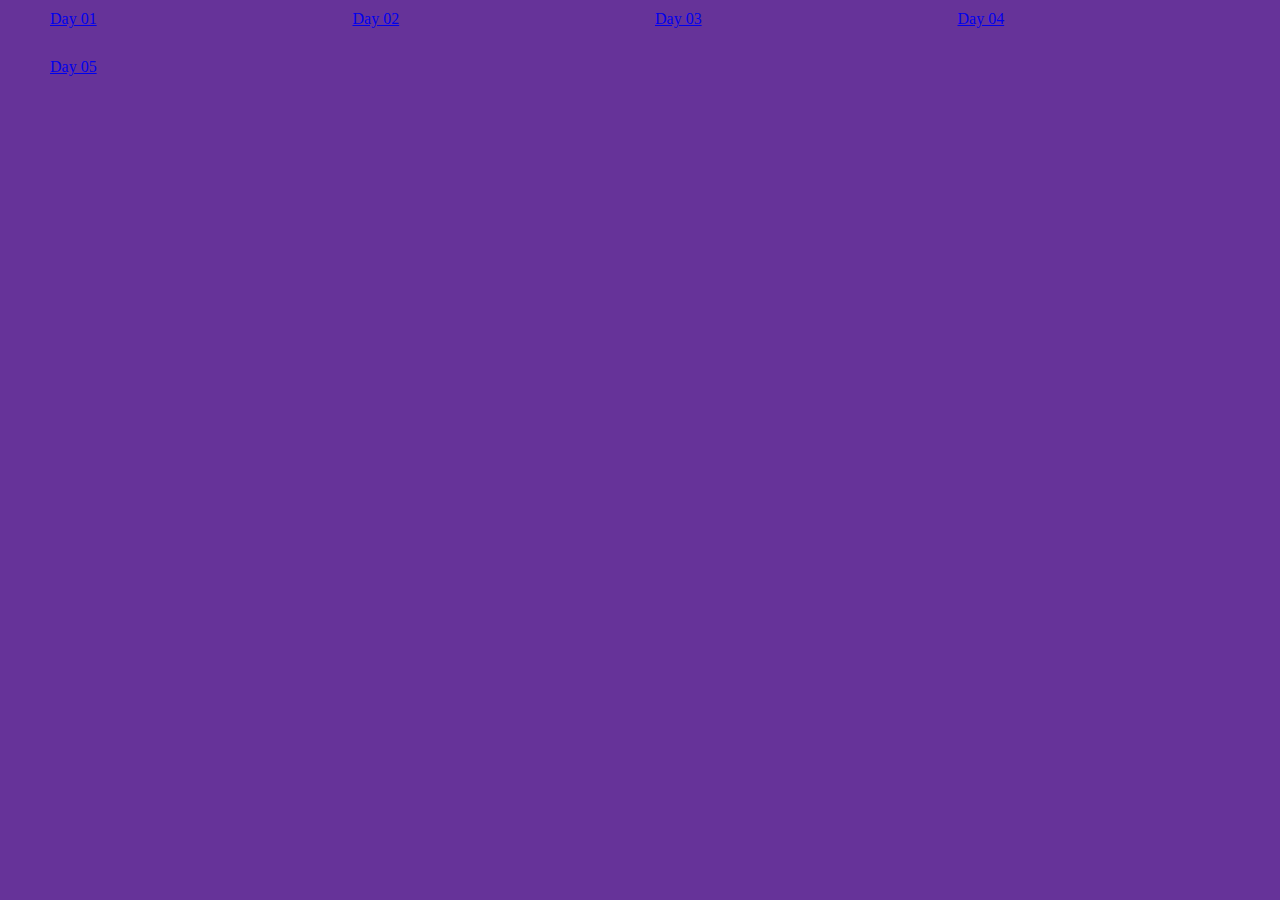
<file: index.html>
<!DOCTYPE html>
<html lang="en">
<head>
    <meta charset="UTF-8">
    <meta name="viewport" content="width=device-width, initial-scale=1.0">
    <title>All Project list</title>
    <link rel="stylesheet" href="style.css">
</head>
<body>
    <div id="all_project">
        <div class="one">
            <a href="./Module-06/index.html">Day 01</a>
        </div>
        <div class="tow">
            <a href="./Module-06/index.html">Day 02</a>
        </div>
        <div class="three">
            <a href="./Module-06/index.html">Day 03</a>
        </div>
        <div class="four">
            <a href="./module-06/module-6-task-1/index.html">Day 04</a>
        </div>
        <div class="five">
            <a href="./Module-06/index.html">Day 05</a>
        </div>
    </div>
    


</body>
</html>
</file>
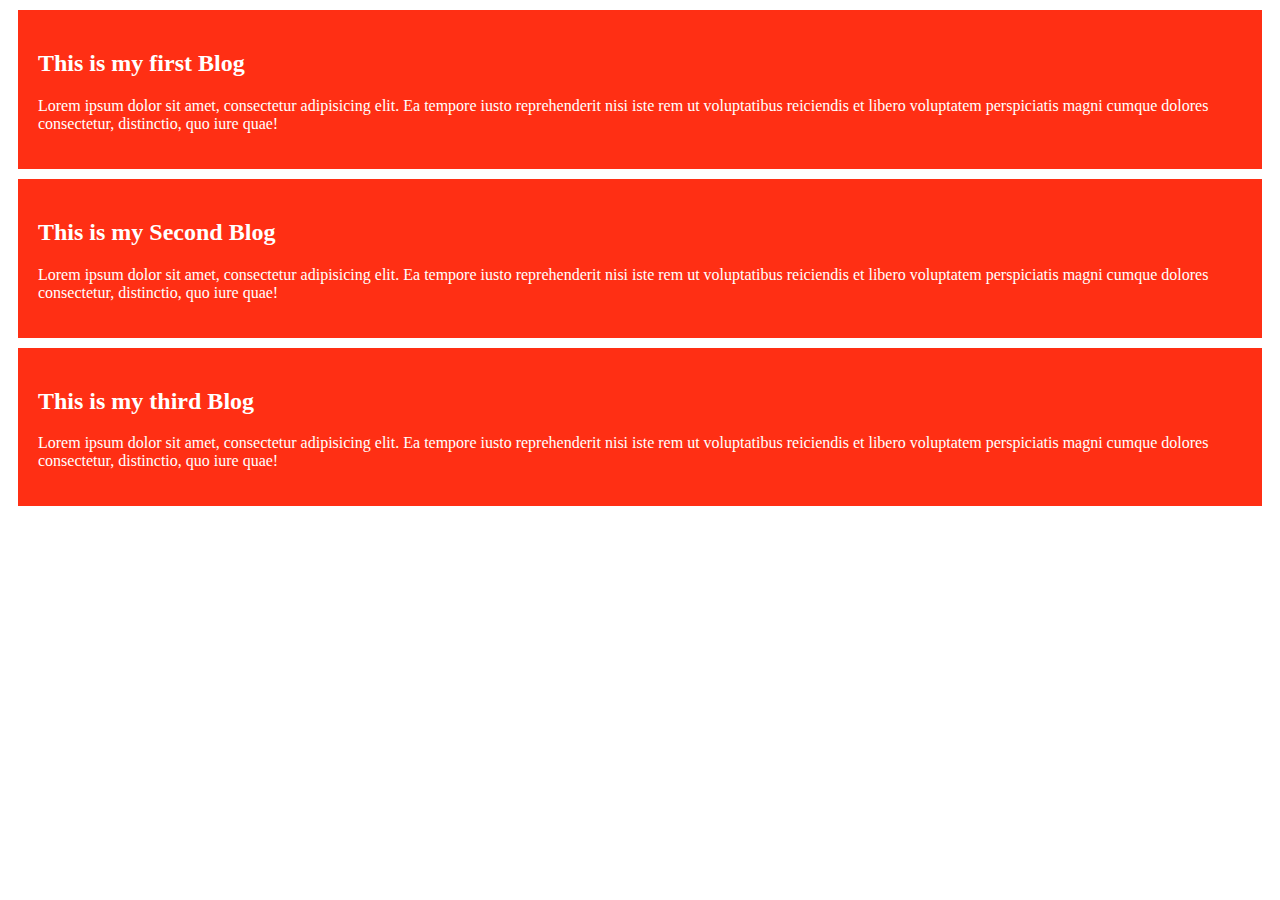
<file: module-02/index.html>
<!DOCTYPE html>
<html lang="en">
<head>
    <meta charset="UTF-8">
    <meta name="viewport" content="width=device-width, initial-scale=1.0">
    <title>Github Day1</title>
    <link rel="stylesheet" href="style.css">
</head>
<body>
    
    <div>
        <h2>This is my first Blog</h2>
        <p>Lorem ipsum dolor sit amet, consectetur adipisicing elit. Ea tempore iusto reprehenderit nisi iste rem ut voluptatibus reiciendis et libero voluptatem perspiciatis magni cumque dolores consectetur, distinctio, quo iure quae!</p>
    </div>
    <div>
        <h2>This is my Second Blog</h2>
        <p>Lorem ipsum dolor sit amet, consectetur adipisicing elit. Ea tempore iusto reprehenderit nisi iste rem ut voluptatibus reiciendis et libero voluptatem perspiciatis magni cumque dolores consectetur, distinctio, quo iure quae!</p>
    </div>
    <div>
        <h2>This is my third Blog</h2>
        <p>Lorem ipsum dolor sit amet, consectetur adipisicing elit. Ea tempore iusto reprehenderit nisi iste rem ut voluptatibus reiciendis et libero voluptatem perspiciatis magni cumque dolores consectetur, distinctio, quo iure quae!</p>
    </div>
</body>
</html>
</file>
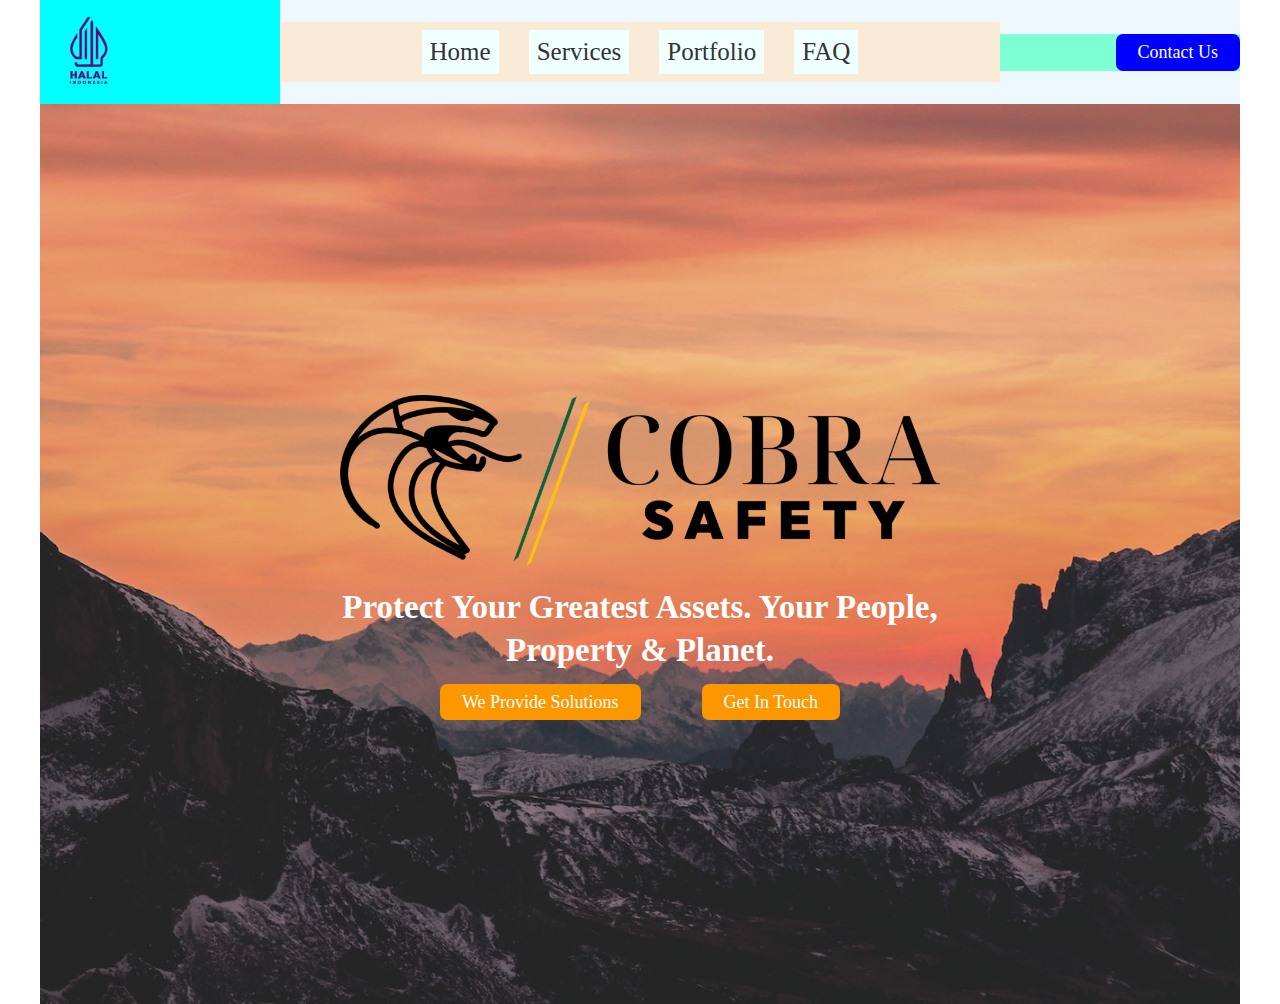
<file: module-05/index.html>
<!DOCTYPE html>
<html lang="en">
<head>
    <meta charset="UTF-8">
    <meta name="viewport" content="width=device-width, initial-scale=1.0">
    <title>Hero Section Flex</title>
    <link rel="stylesheet" href="./css/style.css">
</head>
<body>
    
    <div class="container">

        <header>
            <div class="logo">
                <img src="./asset/logo.png" alt="Logo">
            </div>
            <div class="menu">
               <ul>
                <li><a href="#">Home</a></li>
                <li><a href="#">Services</a></li>
                <li><a href="#">Portfolio</a></li>
                <li><a href="#">FAQ</a></li>
               </ul>
            </div>
            <div class="button_contact">
                <a href="#">Contact Us</a></div>
        </header>
        
        <section id="hero_section">
            <div class="hero_content">
                <img src="./asset/logo-2-1-1024x292.png" alt="Logo image">
                <h2>Protect Your Greatest Assets.
                    Your People, Property & Planet.</h2>
                <div class="hero_buttons">
                    <div class="hero_button1">
                        <a href="#">We Provide Solutions</a>
                    </div>
                    <div class="hero_button2">
                        <a href="#">Get In Touch</a>
                    </div>
                </div>
            </div>
        </section>
   
        




    </div>
</body>
</html>
</file>
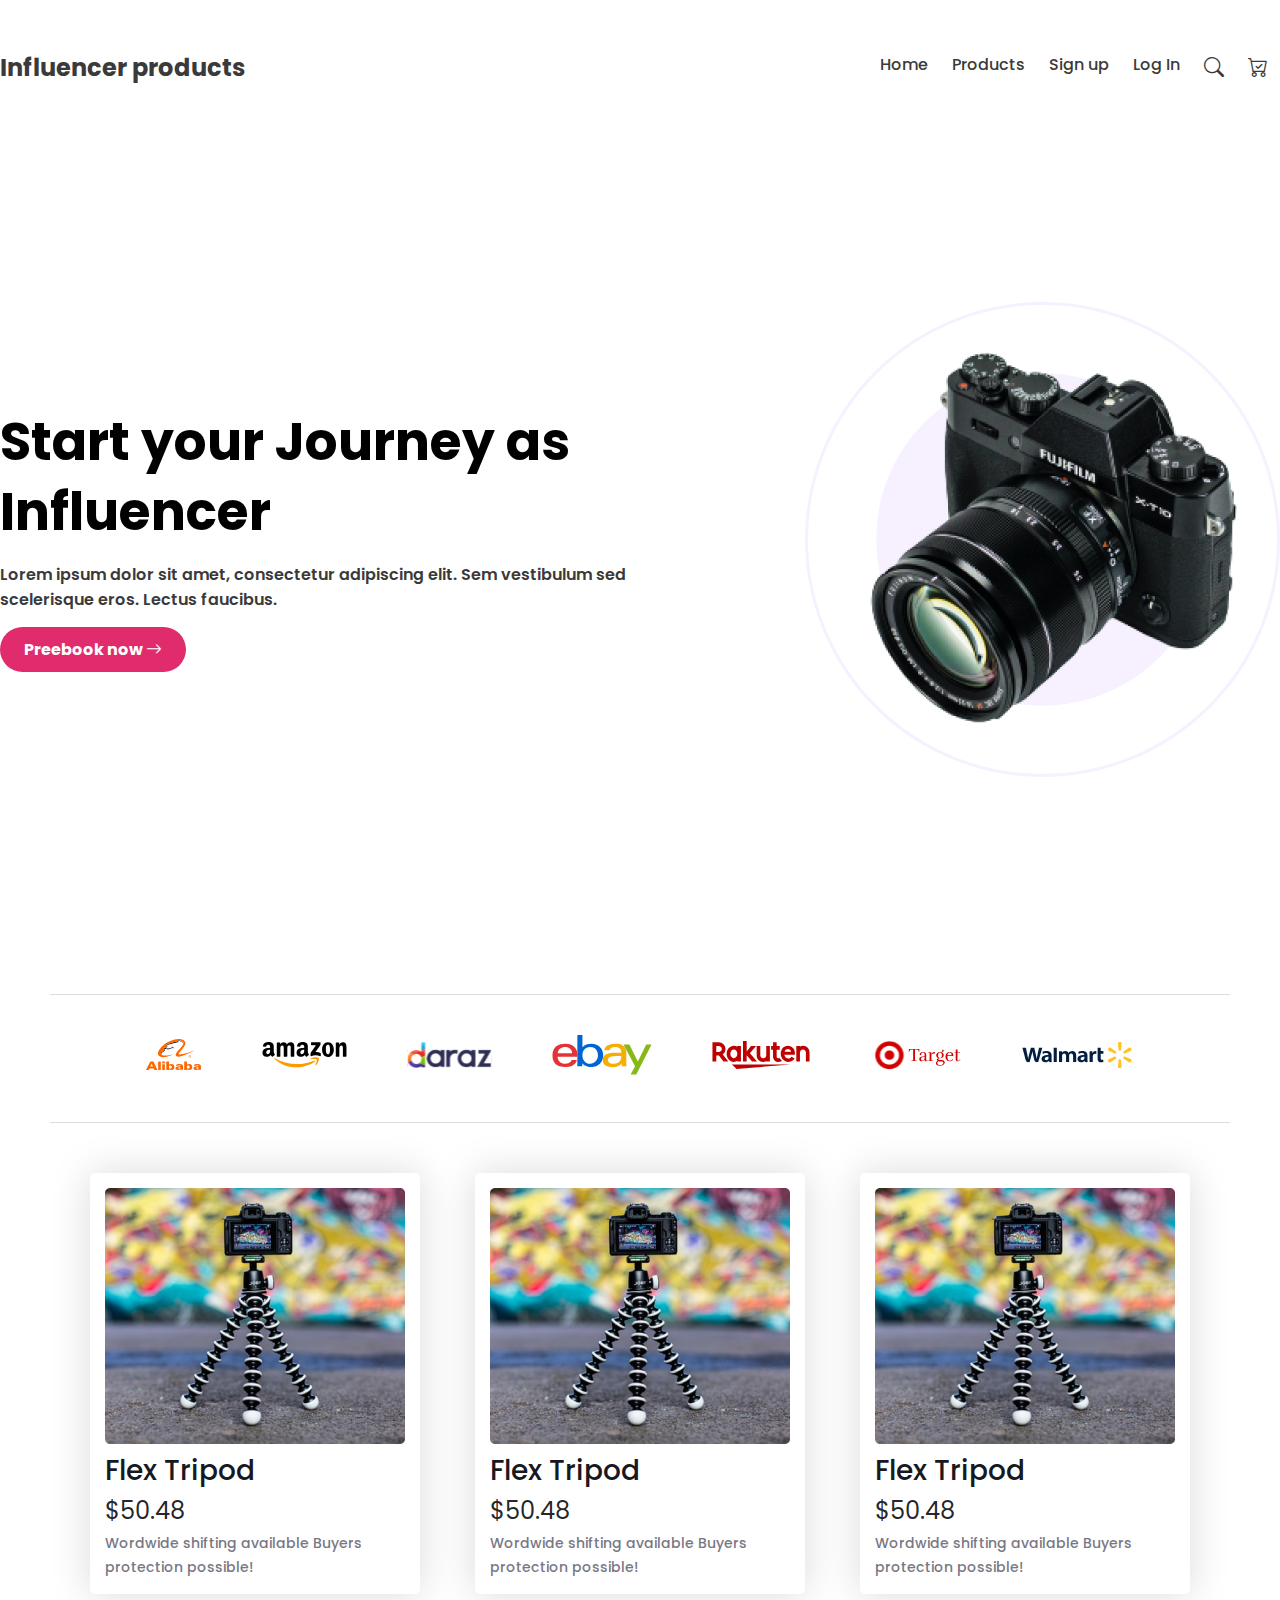
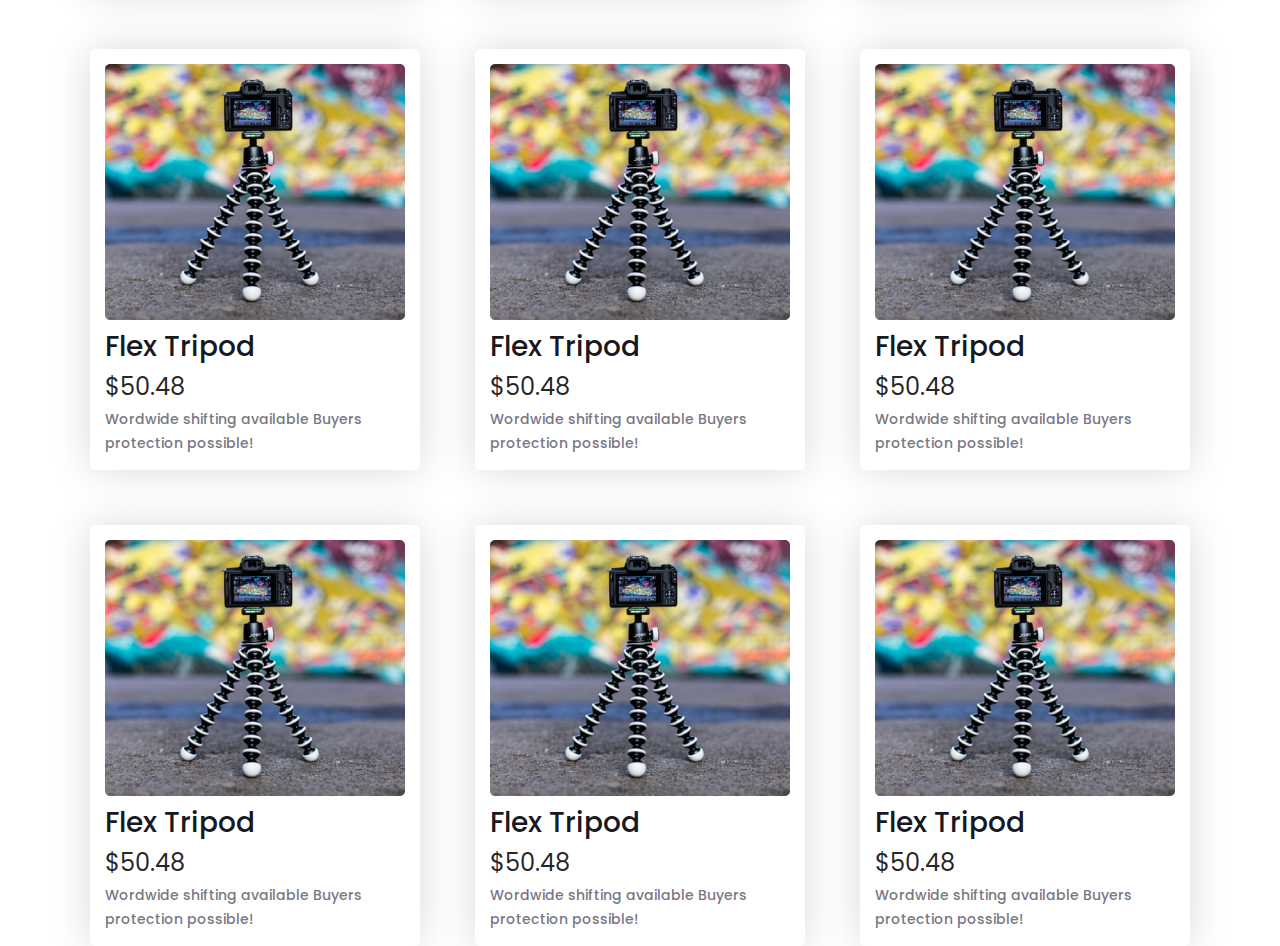
<file: module-11/index.html>
<!DOCTYPE html>
<html lang="en">
<head>
    <meta charset="UTF-8">
    <meta name="viewport" content="width=device-width, initial-scale=1.0">
    <title>Module 11 </title>
    <link rel="stylesheet" href="./style/style.css">
    <link rel="stylesheet" href="./style/global.css">
    <link rel="stylesheet" href="./style/responsive.css">

</head>
<body>
    <header id="header">
        <div class="container">
            <nav class="primary_header display_flex">
                <div class="logo">
                    <h2>Influencer products</h2>
                </div>
                <div class="menus">
                    <ul class="display_flex">
                        <li><a href="#">Home</a></li>
                        <li><a href="#">Products</a></li>
                        <li><a href="#">Sign up</a></li>
                        <li><a href="#">Log In</a></li>
                        <li><a href="#"><i class="bi bi-search"></i></a></li>
                        <li><a href="#"><i class="bi bi-cart-check"></i></a></li>
                    </ul>
                </div>
            </nav>
        </div>
    </header>
<!-- End header Section -->

<!-- Start_Hero_section -->
<section id="hero_section">
    <div class="container">
        <div class="hero_banner display_flex">
            <div class="hero_left">
                <h2>Start your Journey as Influencer</h2>
                <p class="pra">Lorem ipsum dolor sit amet, consectetur adipiscing elit. Sem  vestibulum sed scelerisque eros. Lectus faucibus.</p>
                <a href="#" class="btn-primary">Preebook now <i class="bi bi-arrow-right"></i> </a>
            </div>
            <div class="hero_right">
                <img src="./images/main-camera.png" alt="camera">
            </div>
        </div>
    </div>
</section>
<!-- End Hero section -->

<!-- Start Client Logo section -->
 <section id="client_logo">
    <div class="container">
        <div class="client_logos display_flex">
            <div class="logos"><img src="./logos/Alibaba.svg" alt=""></div>
            <div class="logos"><img src="./logos/Amazon.svg" alt=""></div>
            <div class="logos"><img src="./logos/Daraz.pk Logo.svg" alt=""></div>
            <div class="logos"><img src="./logos/Ebay.svg" alt=""></div>
            <div class="logos"><img src="./logos/Rakuten.svg" alt=""></div>
            <div class="logos"><img src="./logos/Target.svg" alt=""></div>
            <div class="logos"><img src="./logos/Walmart.svg" alt=""></div>
        </div>
    </div>
 </section>
<!-- End Client LOgo section -->

<!-- Start Product Section -->

<section id="feature_product">
    <div class="container2">
        <div class="product_list">
            <div class="product_box">
                <div class="product_img">
                    <img src="./images/tripod.png" alt="">
                </div>
                <div class="product_article">
                    <h2 class="product_title">Flex Tripod</h2>
                    <h2 class="product_price">$50.48</h2>
                    <p class="product_exarp">Wordwide shifting available
                    Buyers protection possible!</p>
                </div>
            </div>
            <div class="product_box">
                <div class="product_img">
                    <img src="./images/tripod.png" alt="">
                </div>
                <div class="product_article">
                    <h2 class="product_title">Flex Tripod</h2>
                    <h2 class="product_price">$50.48</h2>
                    <p class="product_exarp">Wordwide shifting available
                    Buyers protection possible!</p>
                </div>
            </div>
            <div class="product_box">
                <div class="product_img">
                    <img src="./images/tripod.png" alt="">
                </div>
                <div class="product_article">
                    <h2 class="product_title">Flex Tripod</h2>
                    <h2 class="product_price">$50.48</h2>
                    <p class="product_exarp">Wordwide shifting available
                    Buyers protection possible!</p>
                </div>
            </div>
            <div class="product_box">
                <div class="product_img">
                    <img src="./images/tripod.png" alt="">
                </div>
                <div class="product_article">
                    <h2 class="product_title">Flex Tripod</h2>
                    <h2 class="product_price">$50.48</h2>
                    <p class="product_exarp">Wordwide shifting available
                    Buyers protection possible!</p>
                </div>
            </div>
            <div class="product_box">
                <div class="product_img">
                    <img src="./images/tripod.png" alt="">
                </div>
                <div class="product_article">
                    <h2 class="product_title">Flex Tripod</h2>
                    <h2 class="product_price">$50.48</h2>
                    <p class="product_exarp">Wordwide shifting available
                    Buyers protection possible!</p>
                </div>
            </div>
            <div class="product_box">
                <div class="product_img">
                    <img src="./images/tripod.png" alt="">
                </div>
                <div class="product_article">
                    <h2 class="product_title">Flex Tripod</h2>
                    <h2 class="product_price">$50.48</h2>
                    <p class="product_exarp">Wordwide shifting available
                    Buyers protection possible!</p>
                </div>
            </div>
            <div class="product_box">
                <div class="product_img">
                    <img src="./images/tripod.png" alt="">
                </div>
                <div class="product_article">
                    <h2 class="product_title">Flex Tripod</h2>
                    <h2 class="product_price">$50.48</h2>
                    <p class="product_exarp">Wordwide shifting available
                    Buyers protection possible!</p>
                </div>
            </div>
            <div class="product_box">
                <div class="product_img">
                    <img src="./images/tripod.png" alt="">
                </div>
                <div class="product_article">
                    <h2 class="product_title">Flex Tripod</h2>
                    <h2 class="product_price">$50.48</h2>
                    <p class="product_exarp">Wordwide shifting available
                    Buyers protection possible!</p>
                </div>
            </div>
            <div class="product_box">
                <div class="product_img">
                    <img src="./images/tripod.png" alt="">
                </div>
                <div class="product_article">
                    <h2 class="product_title">Flex Tripod</h2>
                    <h2 class="product_price">$50.48</h2>
                    <p class="product_exarp">Wordwide shifting available
                    Buyers protection possible!</p>
                </div>
            </div>
        </div>
    </div>
</section>

</body>
</html>
</file>
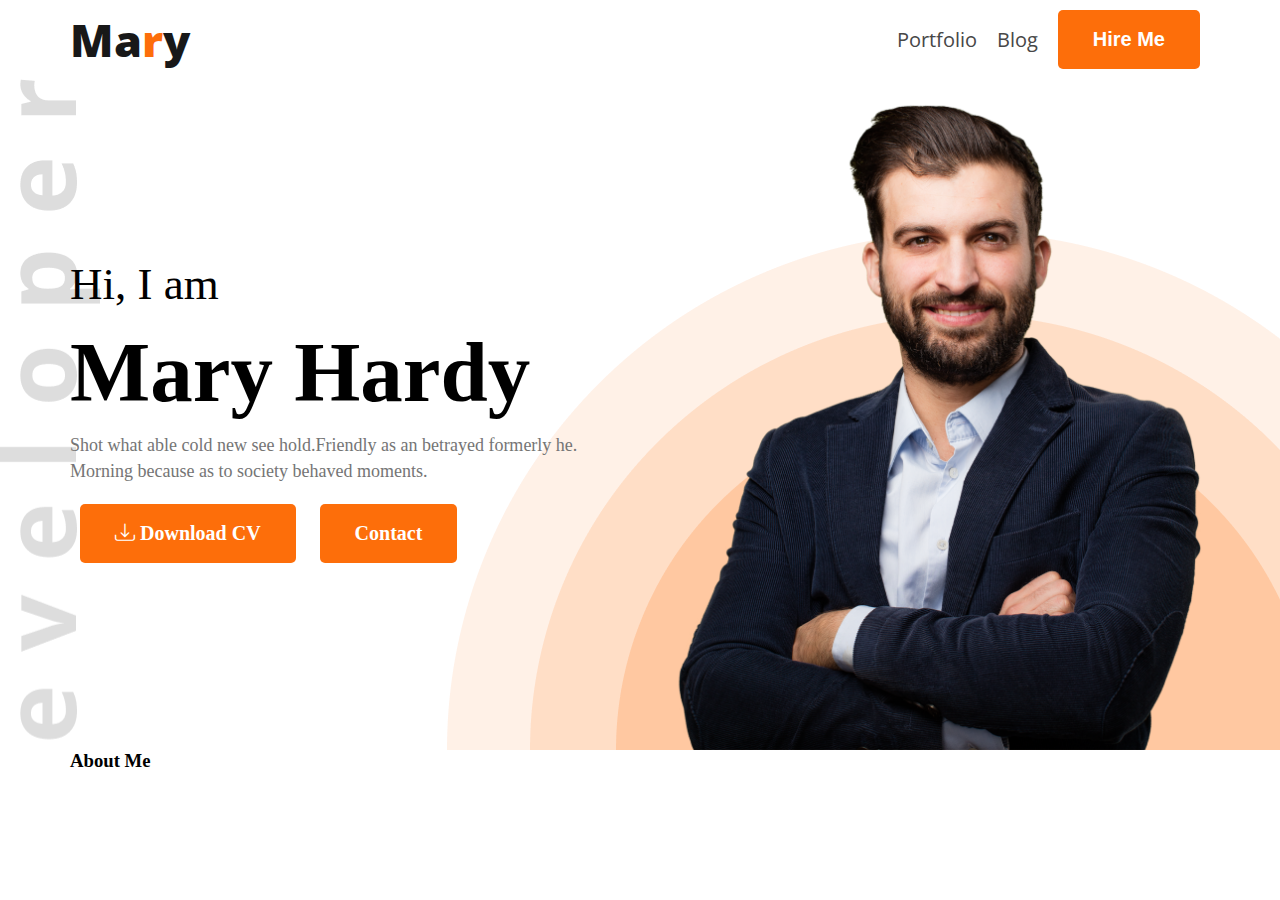
<file: module-06/module-6-task-1/index.html>
<!DOCTYPE html>
<html lang="en">
<head>
    <meta charset="UTF-8">
    <meta name="viewport" content="width=device-width, initial-scale=1.0">
    <title>Portfolio Practices</title>
    <link rel="stylesheet" href="./style/style.css">
    <link rel="preconnect" href="https://fonts.googleapis.com">
    <link rel="preconnect" href="https://fonts.gstatic.com" crossorigin>
    <link href="https://fonts.googleapis.com/css2?family=Open+Sans:ital,wght@0,300..800;1,300..800&display=swap" rel="stylesheet">
    <!-- <link rel="stylesheet" href="https://cdnjs.cloudflare.com/ajax/libs/font-awesome/6.7.2/css/all.min.css"/> -->
    <link href="https://cdn.jsdelivr.net/npm/bootstrap-icons/font/bootstrap-icons.css" rel="stylesheet">

</head>
<body>
    
    <header>
        <div class="container">
            <nav>
                <div class="logo">
                    <a href="#">Ma<span>r</span>y</a>
                </div>
                <div class="menu">
                    <ul>
                        <li><a href="#">Portfolio</a></li>
                        <li><a href="#">Blog</a></li>
                        <li><a href="#"><button class="d_button"> Hire Me </button></a></li>
                    </ul>
                </div>
            </nav>
        </div>
    </header>
    <main>
        <section id="hero_section">
            <div class="container">
                <div class="hero_content">
                <div class="hero_text">
                    <h3>Hi, I  am</h3>
                    <h2>Mary Hardy</h2>
                    <p class="primary_p">Shot what able cold new see hold.Friendly as an betrayed formerly he. Morning because as to society behaved moments.</p>

                    <a href="#" class="d_button"><i class="bi bi-download"></i> Download CV</a>
                    <a href="#" class="d_button"><i class="fa-solid fa-phone"></i> Contact</a>
                   
                </div>
                <div class="hero_image">
                    <img src="./images/hardy.png" alt="">
                </div>
                </div>
            </div>
        </section>

        <section id="about_section">
            <div class="container">
                <div class="about_text">
                    <h3>About Me</h3>
                </div>
            </div>
        </section>



    </main>

</body>
</html>
</file>
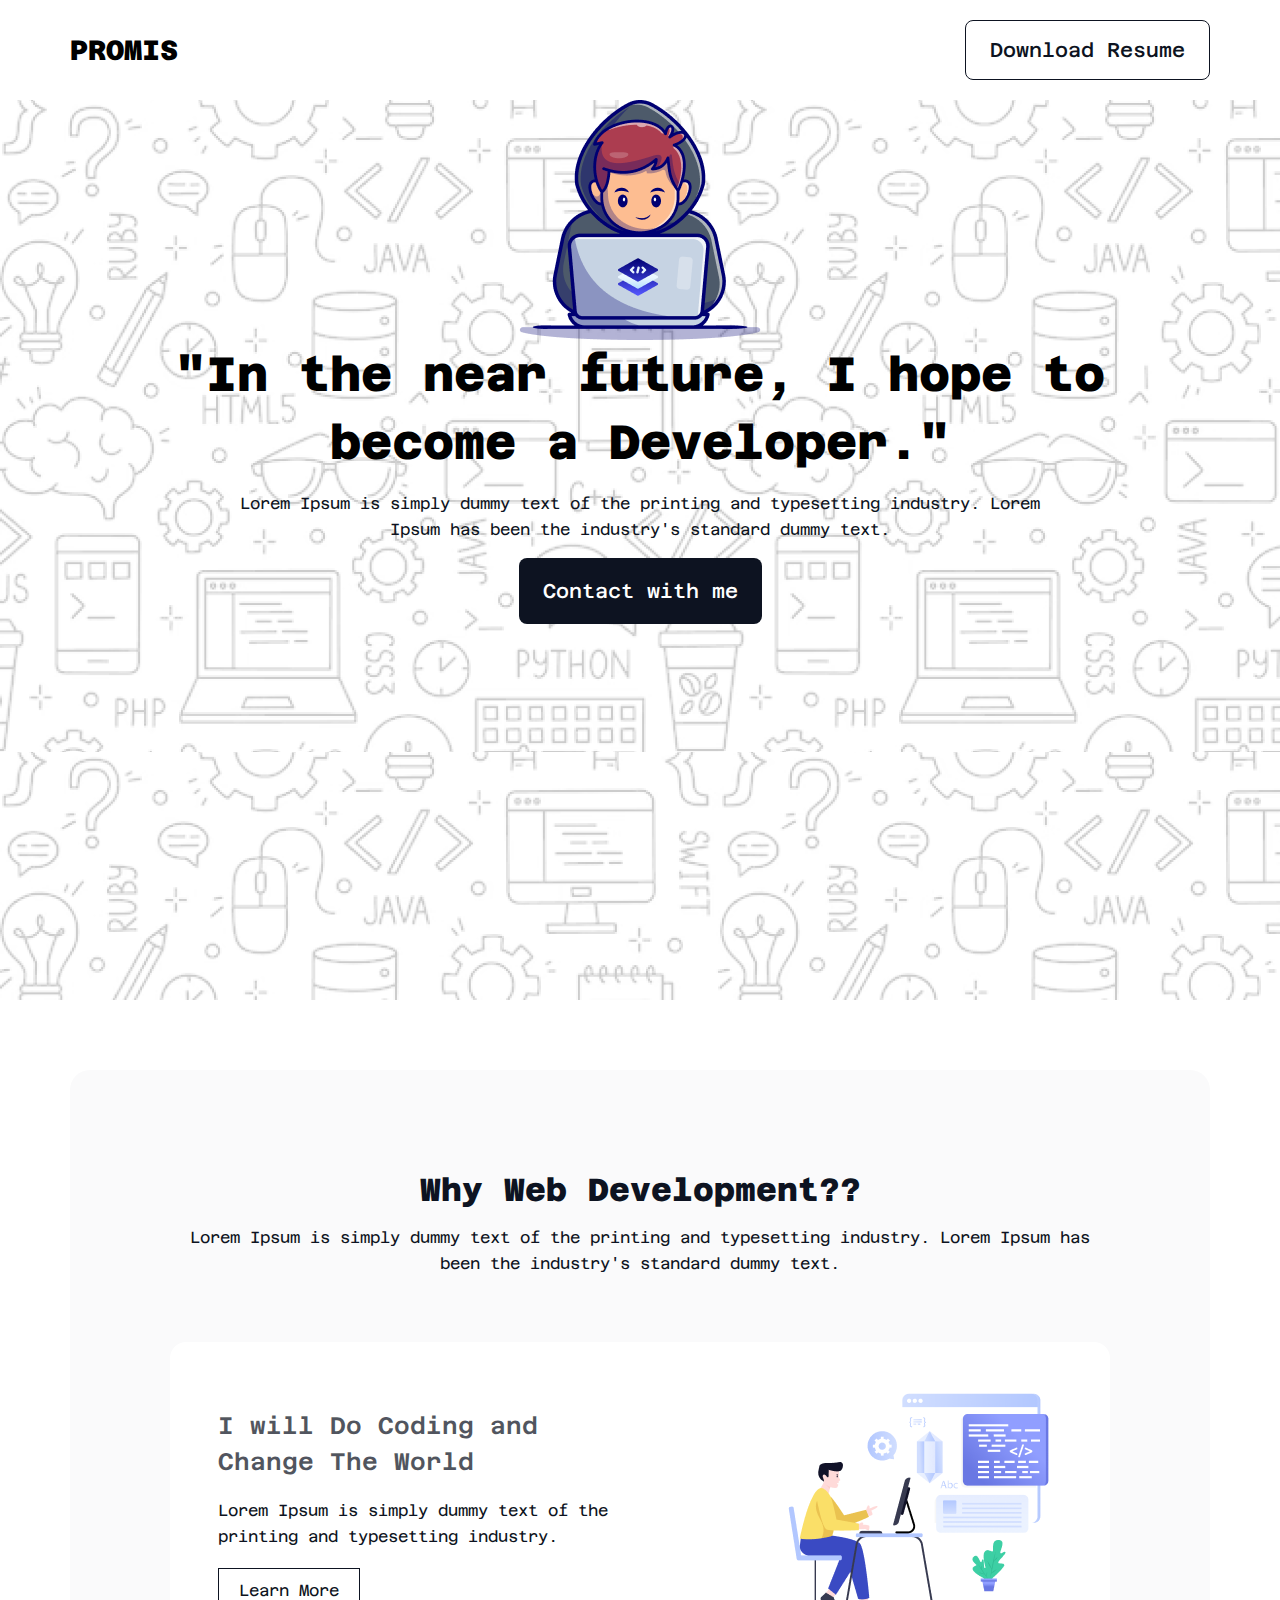
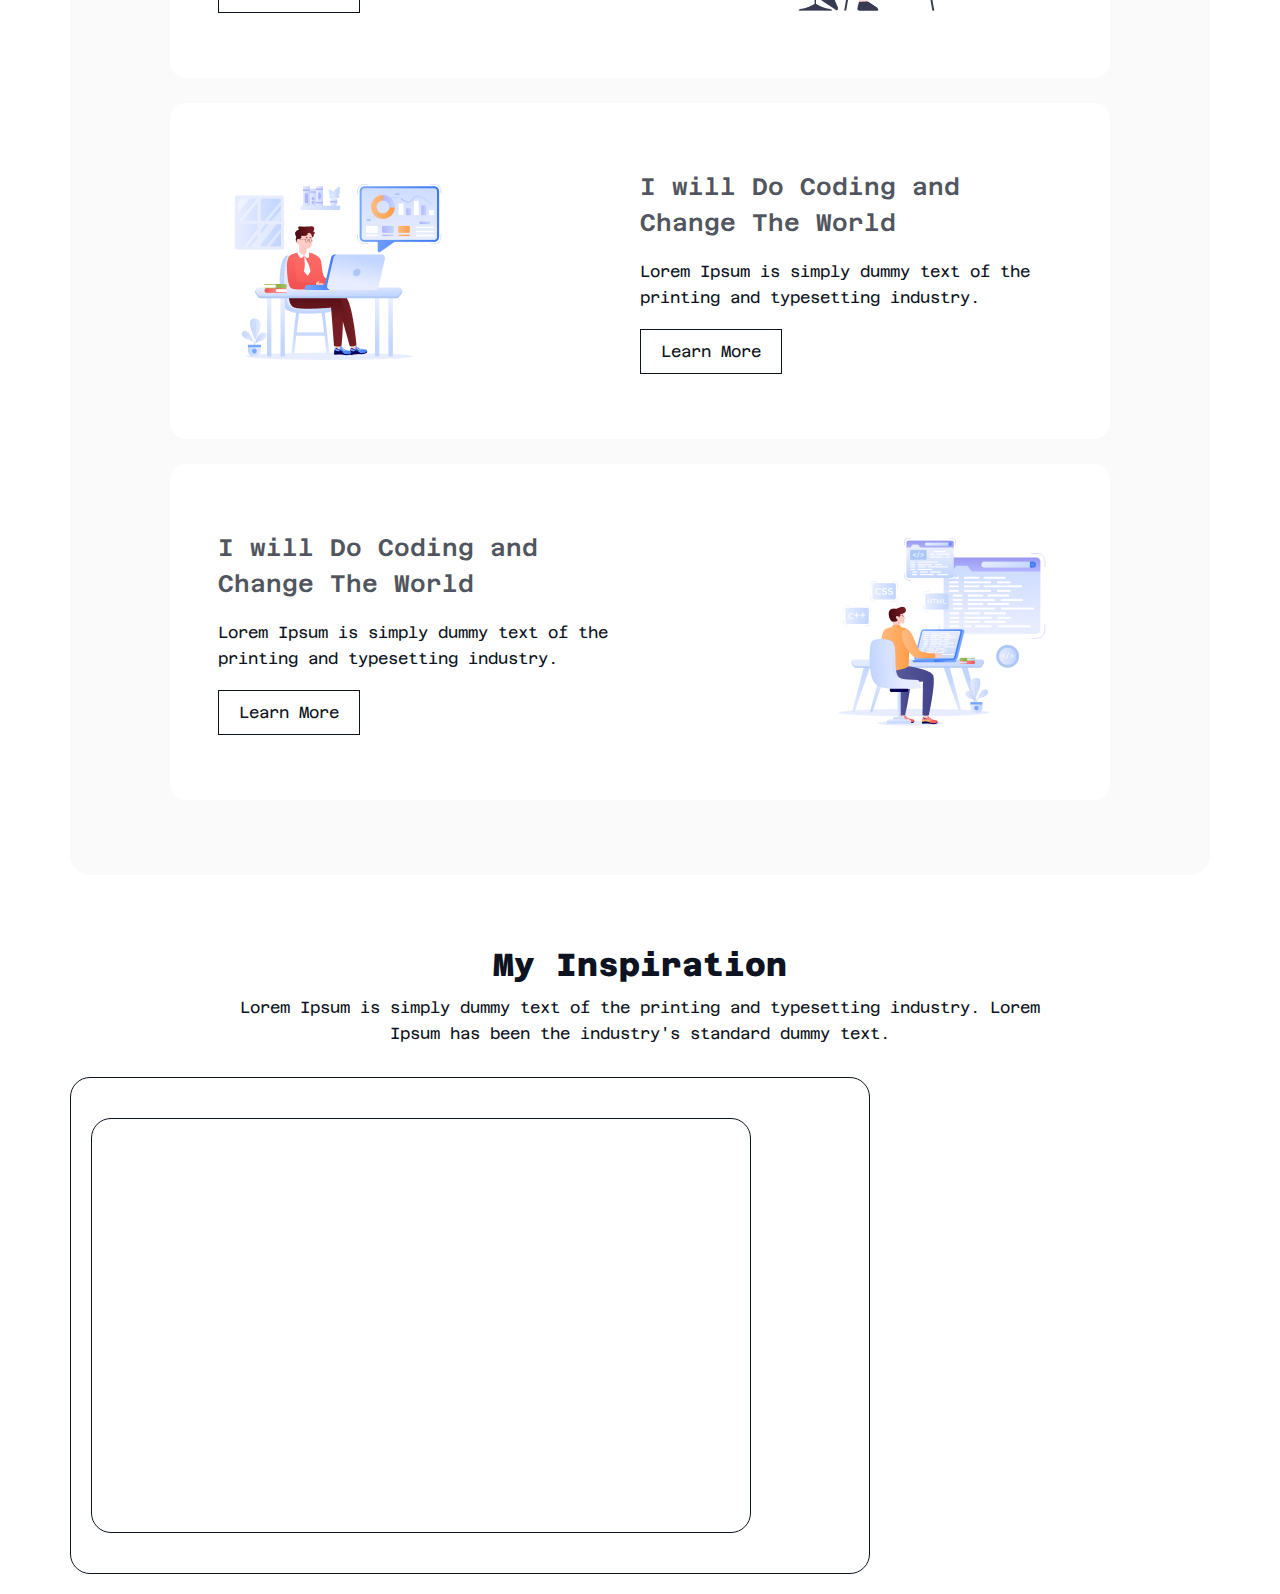
<file: module-06/module-6-task-2/index.html>
<!DOCTYPE html>
<html lang="en">
<head>
    <meta charset="UTF-8">
    <meta name="viewport" content="width=device-width, initial-scale=1.0">
    <title>Module 6 task 2</title>
    <link rel="stylesheet" href="./style/style.css">
    <!-- Google Font -->
    <link rel="preconnect" href="https://fonts.googleapis.com">
    <link rel="preconnect" href="https://fonts.gstatic.com" crossorigin>
    <link href="https://fonts.googleapis.com/css2?family=Azeret+Mono:ital,wght@0,100..900;1,100..900&display=swap" rel="stylesheet">
</head>
<body>
    <header>
        <div class="container">
            <nav class="nav_bar">
                <div class="logo">
                    <h2>PROMIS</h2>
                </div>
                <div class="menu">
                    <a href="#">Download Resume</a>
                </div>
            </nav>
        </div>
    </header>
    <main>

        <section id="hero_section">
            <div class="container">
                <div class="hero_sec">

                 
                <div class="hero_content">
                    <img src="./assets/Group.png" alt="Img">
                    <h1>"In the near future, I hope to become a Developer."</h1>
                    <p class="default_p">Lorem Ipsum is simply dummy text of the printing and typesetting industry. Lorem Ipsum has been the industry's standard dummy text.</p>
                    <a href="#">Contact with me</a>

                </div>
                
             </div> 
            </div>
        </section>

        <div id="blog_section">
            <div class="container">
                <div class="blog_background">
                    <div class="blog_text">
                        <h2 class="section_title">Why Web Development??</h2>
                        <p class="default_p">
                            Lorem Ipsum is simply dummy text of the printing and typesetting industry. Lorem Ipsum has been the industry's standard dummy text.
                        </p>
                    </div>
                    <div class="blog_article1">
                        <div class="blog_article_text">
                            <h3 class="blog_title">I will Do Coding and <br> Change The World</h3>
                            <p class="default_p">
                                Lorem Ipsum is simply dummy text of the printing and typesetting industry.
                            </p>
                            <a href="#" class="blog_button">Learn More</a>
                        </div>
                        <div class="blog_article_img">
                            <img src="./assets/Layer_1.png" alt="Blog Image" />
                        </div>
                    </div>
                    <div class="blog_article2">
                        <div class="blog_article_text">
                            <h3 class="blog_title">I will Do Coding and <br> Change The World</h3>
                            <p class="default_p">
                                Lorem Ipsum is simply dummy text of the printing and typesetting industry.
                            </p>
                            <a href="#" class="blog_button">Learn More</a>
                        </div>
                        <div class="blog_article_img2">
                            <img src="./assets/Group 3.png" alt="Blog Image" />
                        </div>
                    </div>
                    <div class="blog_article1">
                        <div class="blog_article_text">
                            <h3 class="blog_title">I will Do Coding and <br> Change The World</h3>
                            <p class="default_p">
                                Lorem Ipsum is simply dummy text of the printing and typesetting industry.
                            </p>
                            <a href="#" class="blog_button">Learn More</a>
                        </div>
                        <div class="blog_article_img">
                            <img src="./assets/Group 4.png" alt="Blog Image" />
                        </div>
                    </div>
                </div>
            </div>
        </div>
        
<section>
    <div class="container">
        <div class="inspiration">
            <h2 class="section_title">My Inspiration</h2>
            <p class="default_p">Lorem Ipsum is simply dummy text of the printing and typesetting industry. Lorem Ipsum has been the industry's standard dummy text.</p>
            
            <div class="youtube_video">
                <iframe width="660" height="415" border-radius="15px;" src="https://www.youtube.com/embed/S-gIFz-uYNw?si=5t8RSbzvjF5FbxXf" title="YouTube video player" frameborder="0" allow="accelerometer; autoplay; clipboard-write; encrypted-media; gyroscope; picture-in-picture; web-share" referrerpolicy="strict-origin-when-cross-origin" allowfullscreen></iframe>
            </div>
            

        </div>
    </div>
</section>





    </main>
</body>
</html>
</file>
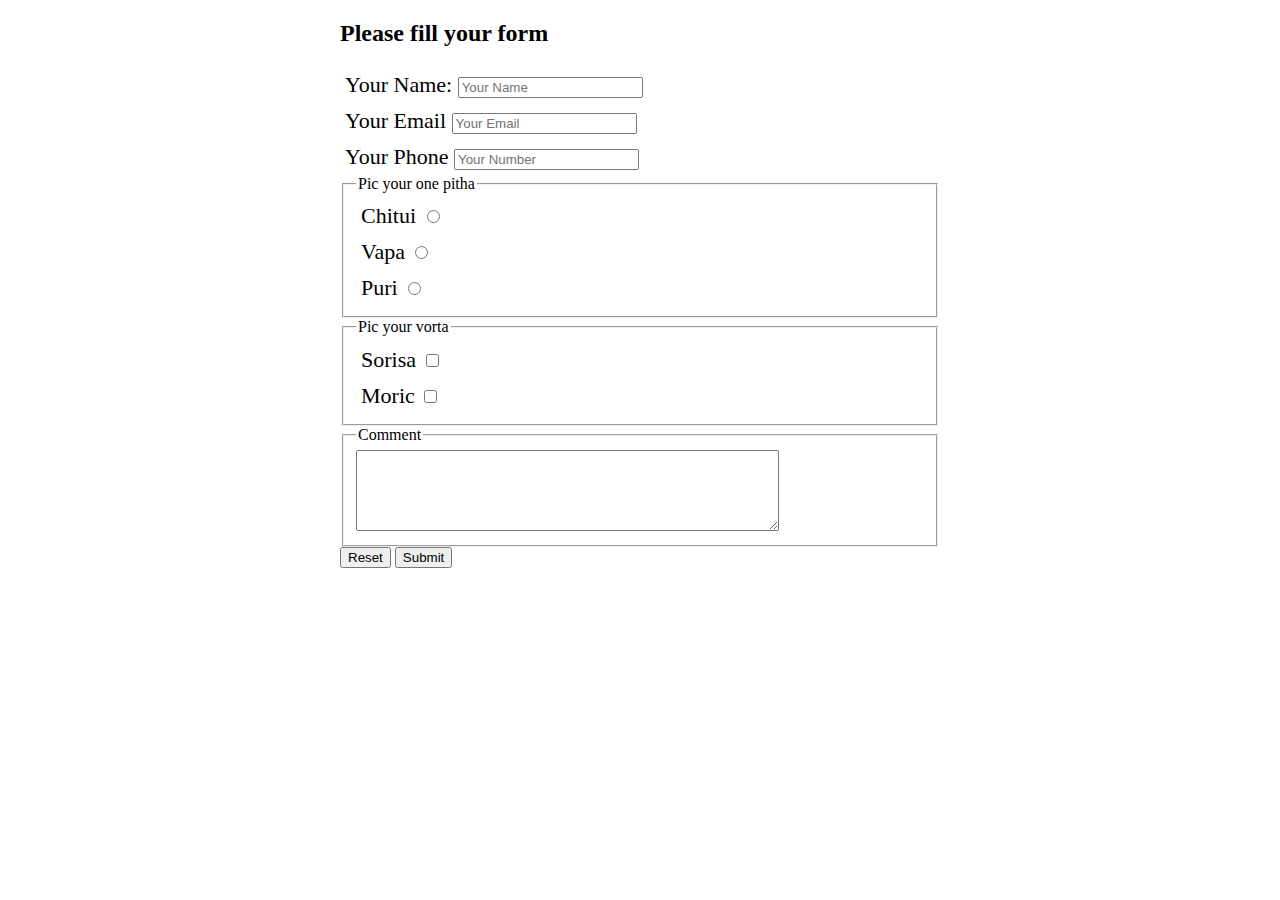
<file: module-04/form.html>
<!DOCTYPE html>
<html lang="en">
<head>
    <meta charset="UTF-8">
    <meta name="viewport" content="width=device-width, initial-scale=1.0">
    <title>Document</title>

    <style>
        .form1{
            text-align: left;
            width: 600px;
            margin: auto;
        }
        form label{
            display: block;
            padding: 5px;
            font-size: 22px;
        }
    </style>
</head>
<body>
    <header>

    </header>

    <main>

    </main>

    <section>
        <div class="form1">

            <h2>Please fill your form</h2>

            <form action="#">

                <label for="name">Your Name:
                    <input type="text" placeholder="Your Name">
                </label>

                <label for="email">Your Email
                    <input type="email" placeholder="Your Email">
                </label>
                
                <label for="phone">Your Phone 
                    <input type="number" placeholder="Your Number">
                </label>

                <fieldset>
                    <legend> Pic your one pitha</legend>
                    <label for="chitui"> Chitui
                        <input type="radio" name="pitha" id="chitui">
                    </label>

                    <label for="vapa">Vapa 
                        <input type="radio" name="pitha" id="vapa">
                    </label>

                    <label for="puri">Puri 
                        <input type="radio" name="pitha" id="puri">
                    </label>
                </fieldset>

                <fieldset>
                    <legend>Pic your vorta</legend>
                    <label for="sorisa">Sorisa 
                        <input type="checkbox" name="vorta" id="sorisa">
                    </label>
                    <label for="moric">Moric 
                        <input type="checkbox" name="vorta" id="moric">
                    </label>
                </fieldset>

                <fieldset>
                    <legend>Comment</legend>
                    <textarea name="" id="" cols="50" rows="5"></textarea>
                </fieldset>
                <input type="reset" value="Reset">
                <input type="submit" value="Submit">

            </form>

        </div>
    </section>


</body>
</html>
</file>
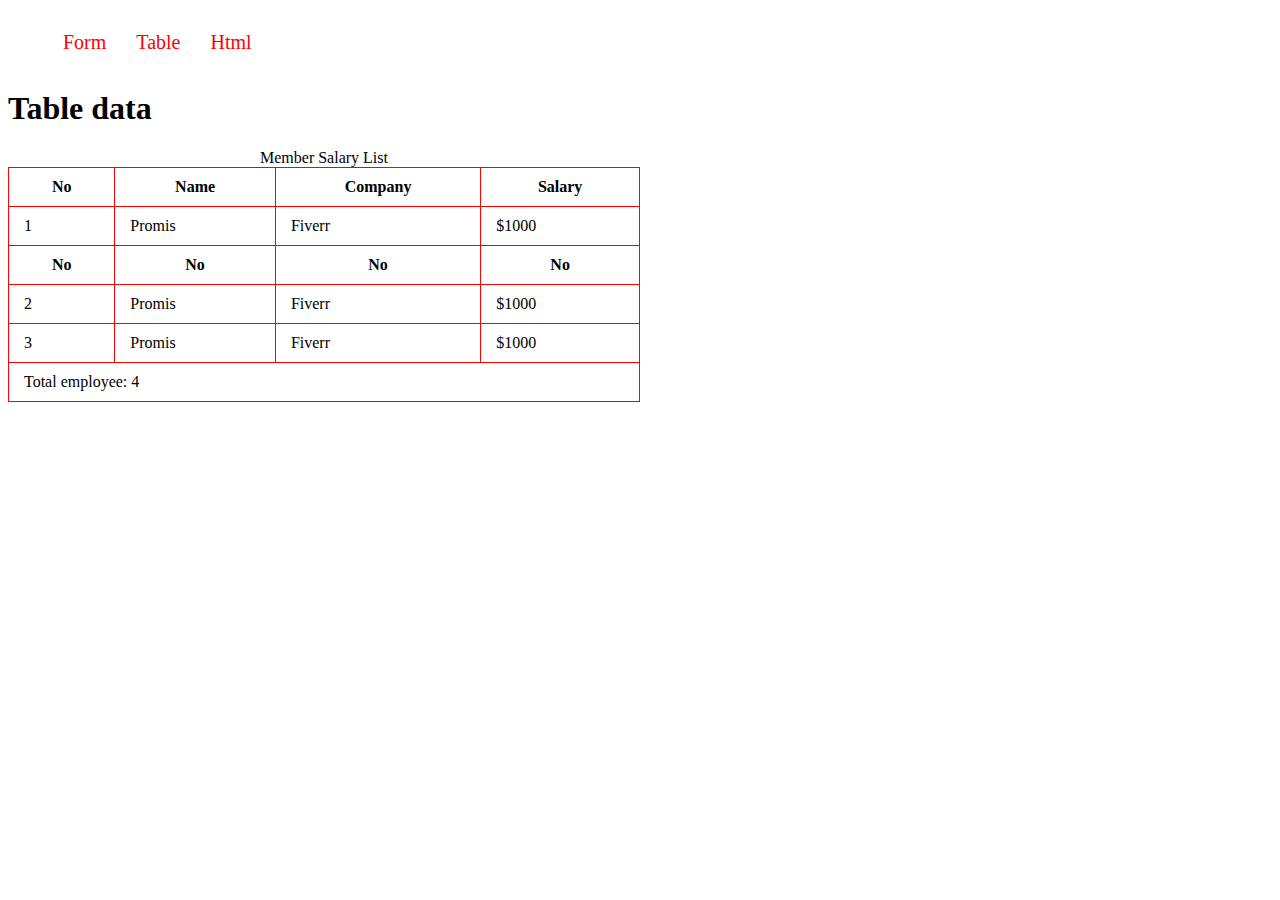
<file: module-04/table.html>
<!DOCTYPE html>
<html lang="en">
<head>
    <meta charset="UTF-8">
    <meta name="viewport" content="width=device-width, initial-scale=1.0">
    <title>Table </title>       
    <link rel="stylesheet" href="./style/style.css">
    <style>
       table {
             border-collapse: collapse;
             width:50%;
        }
        td, th{
            border: 1px solid red;
            padding: 10px 15px;
        }
    </style>
</head>
<body>
    
    <header>
        <nav>
            <ul>
                <li><a href="form.html">Form</a></li>
                <li ><a href="table.html">Table</a>
                    <ul class="dorpdown">
                        <li><a href="form.html">Form</a></li>
                        <li><a href="table.html">Table</a></li>
                        <li><a href="index.html">Html</a></li>
                    </ul>
                </li>
                <li><a href="index.html">Html</a></li>
            </ul>
        </nav>
    </header>

    <main>
        <h1>Table data</h1> 
    
        <table>
            <caption>Member Salary List</caption>
            <thead>
                <tr>
                    <th>No</th>
                    <th>Name</th>
                    <th>Company</th>
                    <th>Salary</th>
                </tr>
            </thead>
            <tbody>
                <tr>
                    <td>1</td>
                    <td>Promis</td>
                    <td>Fiverr</td>
                    <td>$1000</td>
                </tr>
                <thead>
                    <th>No</th>
                    <th>No</th>
                    <th>No</th>
                    <th>No</th>
                </thead>
                <tr>
                    <td>2</td>
                    <td>Promis</td>
                    <td>Fiverr</td>
                    <td>$1000</td>
                </tr>
                <tr>
                    <td>3</td>
                    <td>Promis</td>
                    <td>Fiverr</td>
                    <td>$1000</td>
                </tr>
            </tbody>
            <tfoot>
                <tr>
                    <td colspan="4">Total employee: 4 </td>
                </tr>
            </tfoot>
            
        </table>
    </main>
  

</body>
</html>
</file>
<file: style.css>
*{
    margin: 0;
    padding: 0;
    box-sizing: border-box;
    background: rebeccapurple;
}
.title h2{
    text-align: center;
    color: #fff;
    font-size: 40px;
    margin: 30px 0;
}
/* #all_project{
    width: 1200px;
    margin: auto;
    padding: 10px;
    display: flex;
    justify-content: start;
    flex-wrap: wrap;

} */
#all_project{
    width: 1200px;
    margin: auto;
    padding: 10px;
    display: grid;
    grid-template-columns: repeat(4,1fr);
    gap: 30px;
}

.list a{
    background: #fd6e0a;
    text-decoration: none;
    font-size: 25px;
    color: white;
    padding: 20px 40px;
    border-radius: 5px;
    display:block;
    text-align: center;
    border: 2px solid #fd6e0a;
}
.list a:hover{
    background-color: #fd6f0a00;
    color: #fff;
    border: 2px solid #fd6e0a;
}
</file>
<file: module-02/style.css>
div{
    background-color: rgb(255, 47, 20);
    padding: 20px;
    color: white;
    margin: 10px;
}
</file>
<file: module-05/css/style.css>
*{
    padding: 0;
    margin: 0;
    box-sizing: border-box;
}

.container{
    width: 1200px;
    margin: auto;
}

header{
    display: flex;
    justify-content: space-between;
    background-color: aliceblue;
    align-items: center;
}
header .logo{
    width: 20%;
    background-color: aqua;
}
header .logo img{
    width: 100px;

}
header .menu{
    width: 60%;
    background-color: antiquewhite;
}
header .menu > ul{
    display: flex;
    justify-content: center;
}
header .menu ul li{
    list-style: none;
    align-items: center;
    margin: 8px 15px;
    padding: 8px;
    background-color: azure;
}
header .menu ul li a{
    text-decoration: none;
    font-weight: 500;
    font-size: 25px;
    font-family: 'Gill Sans' sans-serif;
    color: #333;
}

header .button_contact{
    background-color: aquamarine;
    width: 20%;
    display: flex;
    justify-content: end;
}
header .button_contact a{
    padding: 8px 22px;
    background-color: blue;
    color: #fff;
    text-decoration: none;
    font-size: 18px;
    border-radius: 7px;

}

/* Hero Section */
.hero_content{
    display: flex;
    flex-direction: column;
    justify-content: center;
    align-items: center;
    height: 100vh;
}
#hero_section{
   
    background-image: url(../asset/cover.jpg);
    background-size: cover;
    background-position: center;
    
}

.hero_content img{
    width: 600px;

}
.hero_content h2{
    color: #fff;
    font-size: 33px;
    line-height: 43px;
    width: 600px;
    text-align: center;
    margin: 20px 0;
}
.hero_buttons{
    display: flex;
    justify-content: space-between;
    width: 400px;
   
}

.hero_button1 a{
    text-decoration: none;
    font-size: 18px;
    color: #fff;
    background-color: rgb(252, 151, 0);
    padding: 8px 22px;
    border-radius: 7px;
}
.hero_button2 a{
    text-decoration: none;
    font-size: 18px;
    color: #fff;
    background-color: rgb(252, 151, 0);
    padding: 8px 22px;
    border-radius: 7px;
}
</file>
<file: module-11/style/style.css>
/* Header */
#header{
    padding: 40px 0;
}
.primary_header{
    justify-content: space-between;
    align-items: center;
}
.logo h2{
    font-size: 24px;
    font-weight: 700;
    color: #3A3A3A;
}
.menus ul li{
    list-style: none;
    margin: 12px;
}
.menus ul li a{
    text-decoration: none;
    display: inline-block;
    font-size: 16px;
    font-weight: 500;
    color: #3A3A3A;
}
.menus ul li a i{
    font-size: 20px;
    color: #3A3A3A;
}
/* end header */

/* start Hero section */

.hero_banner{
    justify-content: space-between;
    align-items: center;
    height: 90vh;
    background: url(../images/Circle\ design.svg);
    background-repeat: no-repeat;
    background-position: right, center;
}
.hero_left{
    width: 50%;
}
.hero_left h2{
    font-size: 52px;
    font-weight: 700;
    line-height: 70px;
}
/* End Hero section */

/* Start client_logo section */
#client_logo{
    margin: 50px;
}
.client_logos{
    justify-content: center;
    align-items: center;
    gap: 60px;
    padding: 40px 0;
    border-top: 1px solid #ddd;
    border-bottom: 1px solid #ddd;
}

/* End Client Logo Section */

/* Start Product list Section */
.product_box{
    box-shadow: 0 0 40px rgba(0, 0, 0, 0.15);
    border-radius: 5px;
    padding: 15px;
    
}
.product_list{
    display: grid;
    grid-template-columns: repeat(3, 1fr);
    gap: 55px;
    
}
/* End Product list Section */
</file>
<file: module-11/style/global.css>
@import url('https://fonts.googleapis.com/css2?family=Poppins:ital,wght@0,100;0,200;0,300;0,400;0,500;0,600;0,700;0,800;0,900;1,100;1,200;1,300;1,400;1,500;1,600;1,700;1,800;1,900&display=swap');

/* bootstrap url */
@import url("https://cdn.jsdelivr.net/npm/bootstrap-icons@1.11.3/font/bootstrap-icons.min.css");

/*⭐⭐ Global style ⭐⭐*/
*{
    margin: 0;
    padding: 0;
    box-sizing: border-box;
}
body{
    font-family: "poppins";
}
img {
    max-width: 100%;
}
.container {
    margin: 0 auto;
    max-width: 1280px;
}
.container2 {
    margin: 0 auto;
    max-width: 1100px;
}
.section-padding {
    padding: 80px 0;
}
.display_flex{
    display: flex;
}

/* Color */
.primary_color{
    color: #3A3A3A;
}

/*⭐ Typography ⭐*/
.section_heading{
    font-size: 38px;
    font-weight: 700;
    line-height: 60px;
    color: #0A0826;
}
.pra{
    font-size: 16px;
    font-weight: 600;
    line-height: auto;
    color: #3A3A3A;
    padding: 15px 0;
}
.product_heading{
    font-size: 28px;
    font-weight: 600;
    color: #3A3A3A;
}
.product_title{
    font-size: 28px;
    font-weight: 500;
    line-height: 40px;
    color: #18191F;
}
.product_price{
    font-size: 24px;
    line-height: 40px;
    font-weight: 400;
    color: rgba(0, 0, 0, 0.87);
}
.product_exarp{
    font-size: 14px;
    font-weight: 500;
    line-height: 24px;
    color: #787885;
}

/* ⭐ Button style ⭐*/
.btn-primary{
    display: inline-block;
    align-items: center;
    background-color: #E02C6D;
    color: white;
    font-size: 16px;
    font-weight: 700;
    padding: 10px 24px;
    border-radius: 30px;
    text-decoration: none;
    transition: 0.4s;
}
</file>
<file: module-11/style/responsive.css>
@media only screen and (max-width: 575px) { 

    /* Header Start */
        .primary_header{
            flex-direction: column;
        }
        .menus ul{
            align-items: center;
        }
        .menus ul li{
            margin: 5px;
        }
        .menus ul li a{
            font-size: 10px;
            padding: 10px;
        }
    
/* Header End */

/* Hero Section Start */
    .hero_banner{
        flex-direction: column-reverse;
        height: auto;
        padding: 50px 20px;
        background-position: center top;
        background-size: contain;
    }
    .hero_left{
        width: 100%;
        text-align: center;
        padding-top: 20px;
    }
    .hero_left p{
        line-height: 20px;
        font-size: 14px;
    }
    .hero_left h2{
        font-size: 28px;
        line-height: 40px;
    }
    
    .hero_right{
        width: 100%;
    }
    /* Hero Section End */

 /* Start client_logo section */
 .client_logos{
    flex-direction: column;

 }
/* End Client logo section */
/* start Product list */
#feature_product{
    padding: 30px;
}
.product_list{
    
    grid-template-columns: repeat(1, 1fr);
    gap: 20px;
    margin: ;
}

 }
</file>
<file: module-06/module-6-task-1/style/style.css>
*{
    margin: 0;
    padding: 0;
    box-sizing: border-box;
}

/* default setup */

.container{
    width: 1140px;
    margin: auto;
}
.d_button{
    background-color: #FD6E0A;
    padding: 18px 35px;
    border-radius: 5px;
    color: white;
    font-weight: 700;
    border: none;
    font-size: 20px;
    
}

.primary_p{
    color: #757575;
    font-size: 18px;
    line-height: 26px;
    margin: 10px 0;
}


/* header setup */

.logo{
    width: 30%;  
}
.logo a {
    text-decoration: none;
    color: #181818;
    font-family: "Open Sans";
    font-weight: 800;
    font-size: 45px;
}
.logo a span{
    color: #FD6E0A;
}
nav{
    display: flex;
    align-items: center;
}

.menu{
    width: 70%;
}
.menu ul{
    display: flex;
    justify-content: end;
    align-items: center;
}
.menu ul li{
    list-style: none;
    margin: 10px;
}
.menu ul li a {
    text-decoration: none;
    font-size: 20px;
    font-family: "Open Sans";
    color: #474747;
}

/* Hero Section */
#hero_section{
    background: url(../images/developer.png), url(../images/header_bg.png);
    background-repeat: no-repeat;
    background-position: top left, bottom right;
    background-size: contain 50%;
   
}
.hero_content{
    display: flex;
    align-items: center;
    justify-content: space-between;
    
}

.hero_text h3 {
    font-size: 45px;
    font-weight: 500;
    line-height: 55px;
}
.hero_text h2{
    font-size: 85px;
    font-weight: 700;
    line-height: 90px;
    margin: 15px 0;
}
.hero_text a{
    display: inline-block;
    margin: 10px;
    text-decoration: none;
}

.hero_image{
    display: flex;
    align-items: end;
    justify-content: end;
    
}
.hero_image img{
    width: 580px;
}
</file>
<file: module-06/module-6-task-2/style/style.css>
*{
    margin: 0;
    padding: 0;
    box-sizing: border-box;
}
 /* Default Setup */
.container{
    width: 1140px;
    margin: auto;
}
body{
    font-family: "Azeret Mono";
}

.default_p{
    font-size: 16px;
    font-weight: 400;
    line-height: 26px;
    color: #0D1321;
}

.section_title{
    font-size: 32px;
    color: #0D1321;
    font-weight: 800;
    line-height: 40px;
}
.blog_title {
    font-size: 24px;
    font-weight: 600;
    line-height: 36px;
    color: #0d1321b7;
}
/* Header Setup */
.nav_bar{
    display: flex;
    justify-content: space-between;
    align-items: center;
    padding: 20px 0;
}
.logo h2{
    font-size: 28px;
    font-weight: 800;
    font-family: "Azeret Mono";
}

.menu a{
    display: inline-block;
    color: #0D1321;
    font-size: 20px;
    font-weight: 500;
    padding: 17px 24px;
    border: 1px solid #0D1321;
    border-radius: 8px;
    text-decoration: none;
}

/* Hero Section */
#hero_section{
    background-image: url(../assets/Hero-bg.png);
    height: 100vh;
}
.hero_content{
    display: flex;
    align-items: center;
    flex-direction: column;
}
.hero_content h1{
    font-size: 48px;
    font-weight: 800;
    line-height: 68px;
    text-align: center;
}

.hero_content p{
    text-align: center;
    padding: 0 150px;
    margin: 15px 0;
}
.hero_content a{
    display: inline-block;
    text-decoration: none;
    padding: 21px 24px;
    border-radius: 8px;
    background-color: #0D1321;
    color: #fff;
    font-size: 20px;
    font-weight: 500;
}

/* Blog Section */
.blog_background{
    background: #fafafb;
    padding: 50px 100px;
    margin: 70px 0;
    border-radius: 20px;
}
.blog_text{
    padding: 0px 20px;
    margin: 50px 0;
    text-align: center;
    text-align: center;
}
.blog_text p{
    padding: 15px 0;
}
.blog_article_text p{
    padding: 18px 0;
}
.blog_button {
    text-decoration: none;
    font-size: 16px;
    font-weight: 400;
    color: #0D1321;
    padding: 12px 20px;
    display: inline-block;
    border: 1px solid #0D1321;
}

.blog_article1{
    display: flex;
    justify-content: space-around;
    align-items: center;
    padding: 48px;
    border-radius: 16px;
    background-color: #fff;
    margin: 25px 0;
    
}

.blog_article_text {
    width: 50%;
}

.blog_article_img{
    display: flex;
    justify-content: end;
    width: 50%;
}
.blog_article2{
    display: flex;
    justify-content: space-around;
    align-items: center;
    padding: 48px;
    border-radius: 16px;
    background-color: #fff;
    margin: 25px 0;
    flex-direction: row-reverse;
}
.blog_article_img2{
    display: flex;
    justify-content: start;
    width: 50%;
}

/* inspiration ‍section */
.inspiration{
   text-align: center;
}
.inspiration p{
    padding: 10px 150px;

}
.youtube_video{
    width: 800px;
    margin: 0 auto;
    border: 1px solid #0D1321;
    border-radius: 20px;
    margin: 20px 0;
    padding: 20px;
    display: flex;
    align-items: center;
    
}
.inspiration iframe{
    border: 1px solid #0D1321;
    border-radius: 20px;
    margin: 20px 0;
    padding: 20px;
}
</file>
<file: module-04/style/style.css>
nav > ul{
    display: flex;
}
nav  ul  li{
    list-style: none;
    padding: 10px;
    margin: 5px;
}
nav ul li:hover{
    background: blue;
}
nav ul li a{
    text-decoration: none;
    font-size: 20px;
    color: red;

}

/* nested menu */

nav li .dorpdown{
    display: none;
    position: absolute;
    background: lightblue;
    padding-left: 10px;
    
}

nav li:hover > .dorpdown{
    display: block;
    
}
</file>
